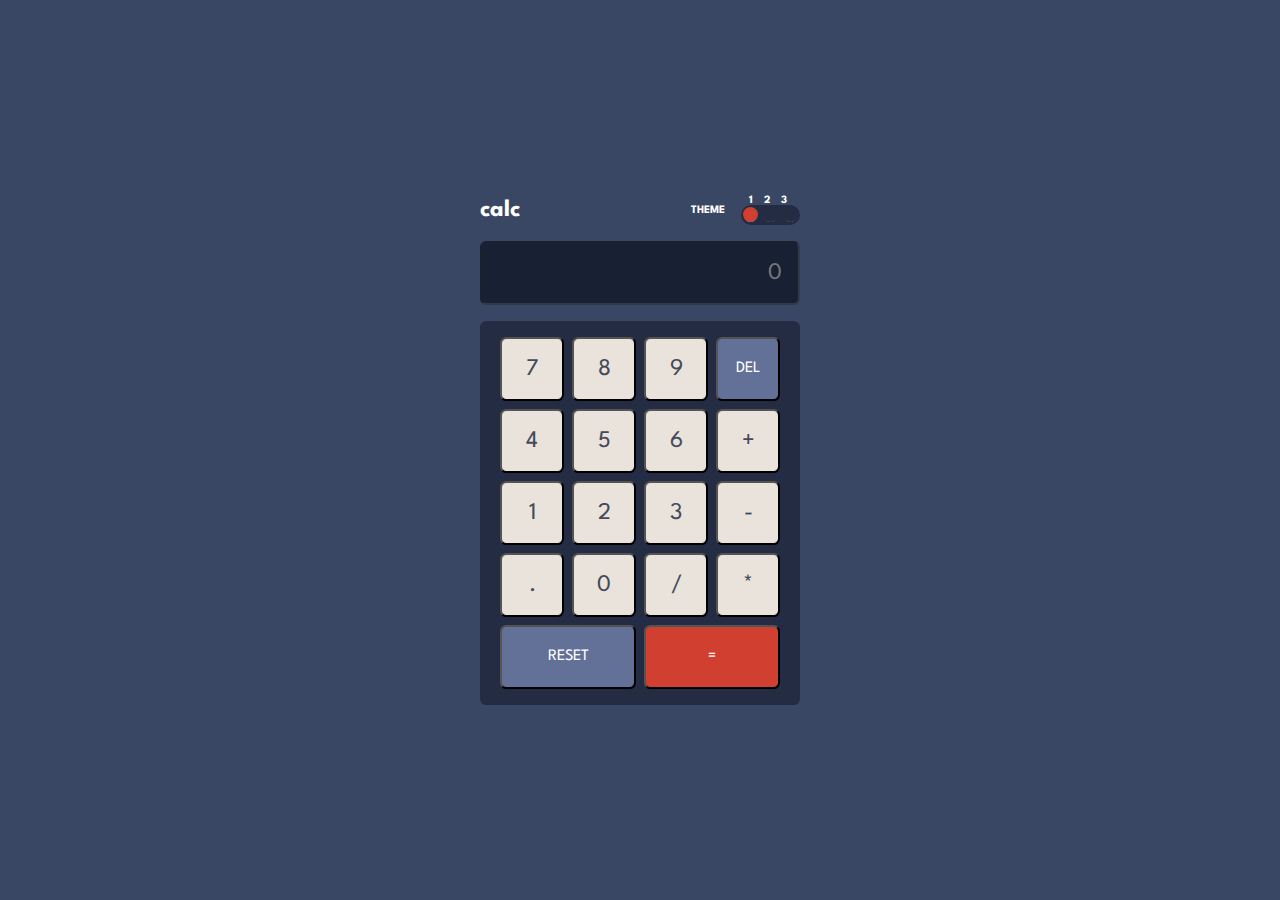
<file: calculator-app-main/index.html>
<!DOCTYPE html>
<html lang="en">

<head>
  <meta charset="UTF-8">
  <meta name="viewport" content="width=device-width, initial-scale=1.0">
  <link rel="icon" type="image/png" sizes="32x32" href="./images/favicon-32x32.png">
  <link rel="stylesheet" href="./style/main.css">
  <link rel="preconnect" href="https://fonts.googleapis.com">
  <link rel="preconnect" href="https://fonts.gstatic.com" crossorigin>

  <link href="https://fonts.googleapis.com/css2?family=Spartan:wght@700&display=swap" rel="stylesheet">
  <title>Frontend Mentor | Calculator app</title>

<body>

  <div class="position">

    <section class="header">
      <h1>
        calc
      </h1>
      <div class="theme">
        <h1>THEME</h1>
        <div class="pick">
          <h3>1 2 3</h3>
          <div class="radio">
            <input type="radio" name="theme" class="radioinput blue" onclick="defaultMode()" checked>
            <input type="radio" name="theme" class="radioinput " onclick="lightMOde()">
            <input type="radio" name="theme" class="radioinput" onclick="darkMode()">
          </div>
        </div>
      </div>
    </section>
    <section class="display-text">
      <input type="text" name="" id="display" disabled="disabled" type="number" placeholder="0">
    </section>
    <section class="button">
      <button>7</button>
      <button>8</button>
      <button>9</button>
      <button class="del">DEL</button>
      <button>4</button>
      <button>5</button>
      <button>6</button>
      <button>+</button>
      <button>1</button>
      <button>2</button>
      <button>3</button>
      <button>-</button>
      <button>.</button>
      <button>0</button>
      <button>/</button>
      <button>*</button>
      <button class="reset">RESET</button>
      <button class="igual">=</button>
    </section>
  </div>
  <script src="./app.js"></script>
</body>

</html>
</file>
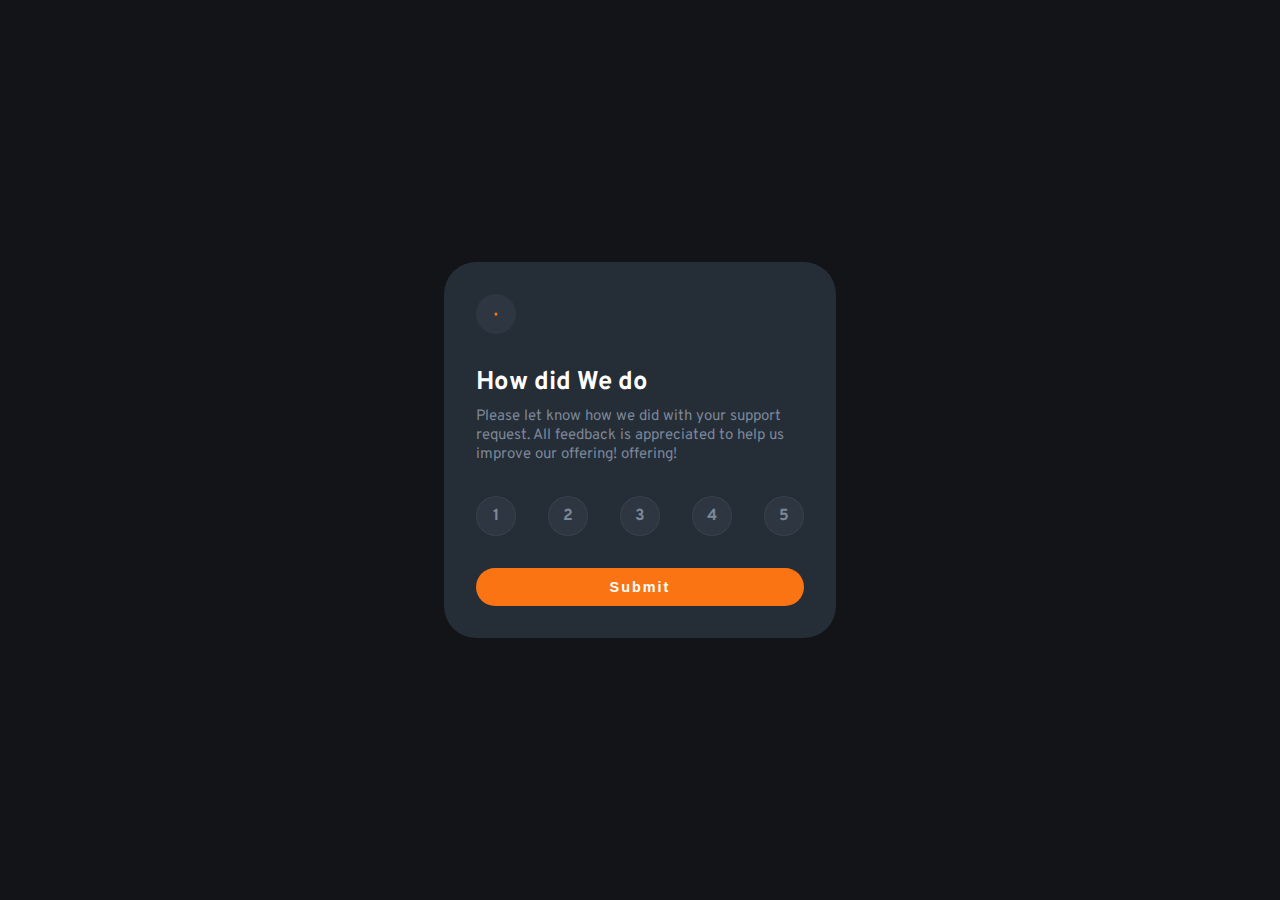
<file: interactive-rating-component-main/index.html>
<!DOCTYPE html>
<html lang="en">

<head>
  <meta charset="UTF-8">
  <meta name="viewport" content="width=device-width, initial-scale=1.0">
  <link rel="icon" type="image/png" sizes="32x32" href="./images/favicon-32x32.png">
  <link rel="stylesheet" href="./style/main.css">
  <link rel="preconnect" href="https://fonts.googleapis.com">
  <link rel="preconnect" href="https://fonts.gstatic.com" crossorigin>
  <link href="https://fonts.googleapis.com/css2?family=Overpass:wght@400;700&display=swap" rel="stylesheet">

  <title>Frontend Mentor | Interactive rating component</title>


</head>

<body>
  <div id="fisrt">

    <div class="position">

      <div class="card">
        <div class="icon">
          <img src="./images/icon-star.svg" alt="">
        </div>
        <div class="container">
          <h1>
            How did We do
          </h1>
          <p>
            Please let know how we did with your support request. All feedback is appreciated to help us improve our
            offering!
            offering!
          </p>
        </div>

        <div class="number">

          <input type="radio" value="1" name="myNumber" id="myNumber1">
          <label for="myNumber1" class="label_number">1</label>
          <input type="radio" value="2" name="myNumber" id="myNumber2">
          <label for="myNumber2" class="label_number">2</label>
          <input type="radio" value="3" name="myNumber" id="myNumber3">
          <label for="myNumber3" class="label_number">3</label>
          <input type="radio" value="4" name="myNumber" id="myNumber4">
          <label for="myNumber4" class="label_number">4</label>
          <input type="radio" value="5" name="myNumber" id="myNumber5">
          <label for="myNumber5" class="label_number">5</label>
        </div>
        <div class="btn">

          <button id="btn-1" onclick="displayRadioValue(),myFunction()">Submit</button>
        </div>


      </div>
    </div>
  </div>
  <div id="secend">

    <div class="position">
      <div class="card">
        <div class="image">
          <img src="./images/illustration-thank-you.svg" alt="">
        </div>
        <div class="selected">
          <h3>
            You selected&nbsp; <span id="result"> </span>&nbsp;out of 5
          </h3>
        </div>
        <div class="text">
          <h1>
            Thank you!
          </h1>
          <p>
            We appreciat you taking the time to give a rating. If you ever need more support, don't hesitate
            to
            get in touch!
          </p>
        </div>
      </div>
    </div>
  </div>

  <script type="text/javascript" src="./app.js"></script>

</body>

</html>
</file>
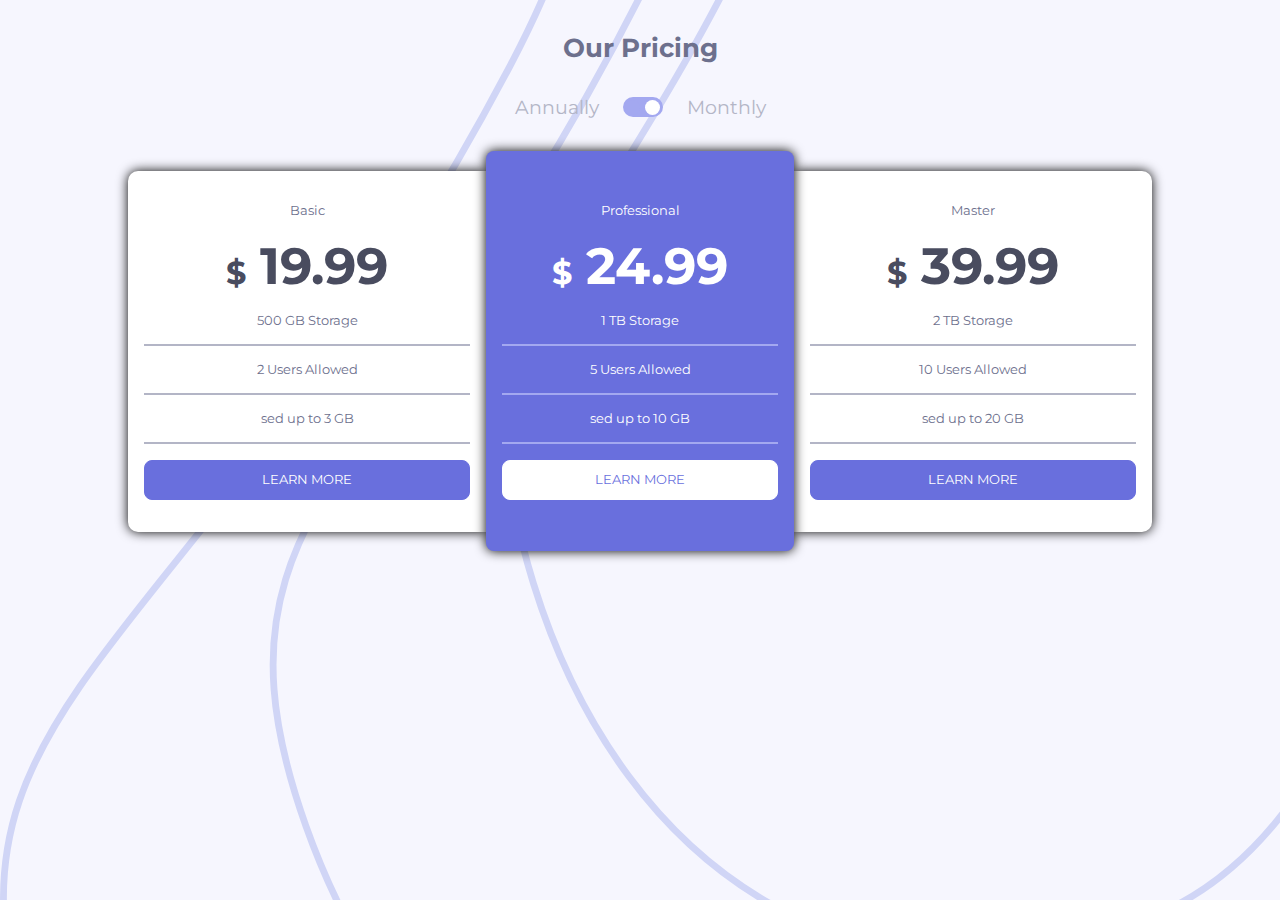
<file: pricing-component-with-toggle-master/index.html>
<!DOCTYPE html>
<html lang="en">

<head>
  <meta charset="UTF-8">
  <meta name="viewport" content="width=device-width, initial-scale=1.0">
  <link rel="icon" type="image/png" sizes="32x32" href="./images/favicon-32x32.png">
  <link rel="stylesheet" href="./styles/main.css">
  <link rel="preconnect" href="https://fonts.googleapis.com">
  <link rel="preconnect" href="https://fonts.gstatic.com" crossorigin>
  <link href="https://fonts.googleapis.com/css2?family=Montserrat:wght@700&display=swap" rel="stylesheet">

  <title>Frontend Mentor | [Challenge Name Here]</title>
</head>

<body>
  <header>
    <h1>Our Pricing</h1>
    <div class="pick">
      <p>
        Annually
      </p>
      <div class="btn">
        <input type="radio" name="radio" id="Annually" onclick="annullyFunction()">
        <input type="radio" name="radio" id="Monthly" checked onclick="monthyFunction()">
      </div>
      <p>
        Monthly
      </p>
    </div>
  </header>
  <main>
    <section class="card">
      <p>
        Basic
      </p>
      <h1>
        <span class="dolar">$</span> <span id="basic">19.99</span>
      </h1>
      <p>
        500 GB Storage
      </p>
      <p>
        2 Users Allowed
      </p>
      <p>
        sed up to 3 GB
      </p>
      <div class="button">
        <button>LEARN MORE</button>
      </div>
    </section>

    <section class="card-2">
      <p>
        Professional
      </p>
      <h1>
        <span class="dolar">$</span><span id="profecional"> 24.99 </span>
      </h1>
      <p>
        1 TB Storage
      </p>
      <p>
        5 Users Allowed
      </p>
      <p>
        sed up to 10 GB
      </p>
      <div class="button">
        <button>LEARN MORE</button>
      </div>
    </section>

    <section class="card-3">
      <p>
        Master
      </p>
      <h1>
        <span class="dolar">$</span><span id="master"> 39.99 </span>
      </h1>
      <p>
        2 TB Storage
      </p>
      <p>
        10 Users Allowed
      </p>
      <p>
        sed up to 20 GB
      </p>
      <div class="button">
        <button>LEARN MORE</button>
      </div>
    </section>
  </main>

  <!-- Our Pricing
  Annually
  Monthly

  Basic
  &dollar;19.99
  &dollar;199.99
  500 GB Storage
  2 Users Allowed
  Send up to 3 GB
  Learn More

  Professional
  &dollar;24.99
  &dollar;249.99
  1 TB Storage
  5 Users Allowed
  Send up to 10 GB
  Learn More

  Master
  &dollar;39.99
  &dollar;399.99
  2 TB Storage
  10 Users Allowed
  Send up to 20 GB
  Learn More -->

  <script src="./app.js"></script>
</body>

</html>
</file>
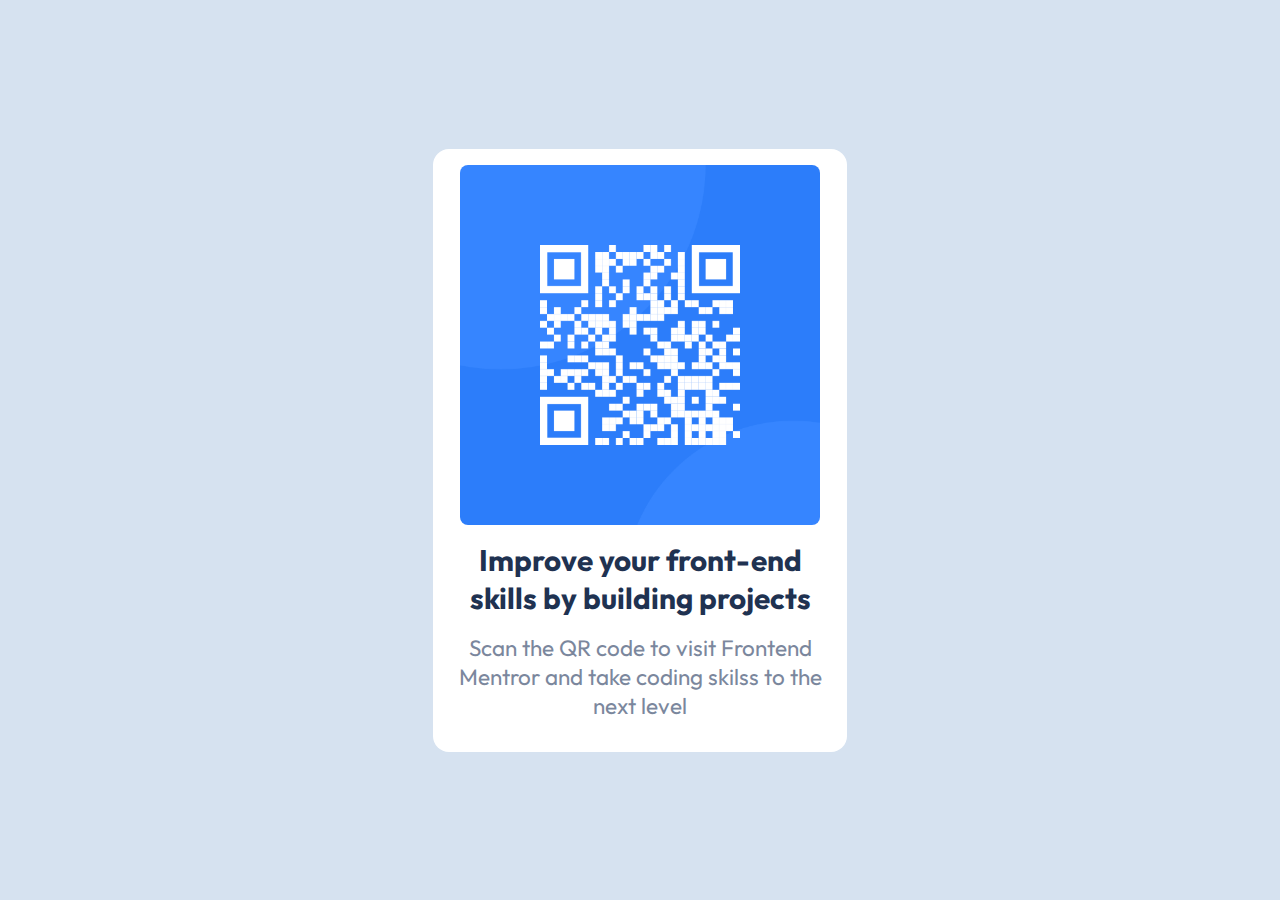
<file: qr-code-component-main/index.html>
<!DOCTYPE html>
<html lang="en">

<head>
  <meta charset="UTF-8">
  <meta name="viewport" content="width=device-width, initial-scale=1.0">
  <link rel="icon" type="image/png" sizes="32x32" href="./images/favicon-32x32.png">
  <link rel="stylesheet" href="./styles/main.css">
  <link rel="preconnect" href="https://fonts.googleapis.com">
  <link rel="preconnect" href="https://fonts.gstatic.com" crossorigin>
  <link href="https://fonts.googleapis.com/css2?family=Outfit:wght@400;500;600;700&display=swap" rel="stylesheet">

  <title>Frontend Mentor | QR code component</title>


</head>

<body>
  <div class="postion">
    <div class="card">
      <img src="./images/image-qr-code.png" alt="">
      <h1>
        Improve your front-end skills by building projects
      </h1>
      <p>
        Scan the QR code to visit Frontend Mentror and take coding skilss to the next level
      </p>
    </div>
  </div>


</body>

</html>
</file>
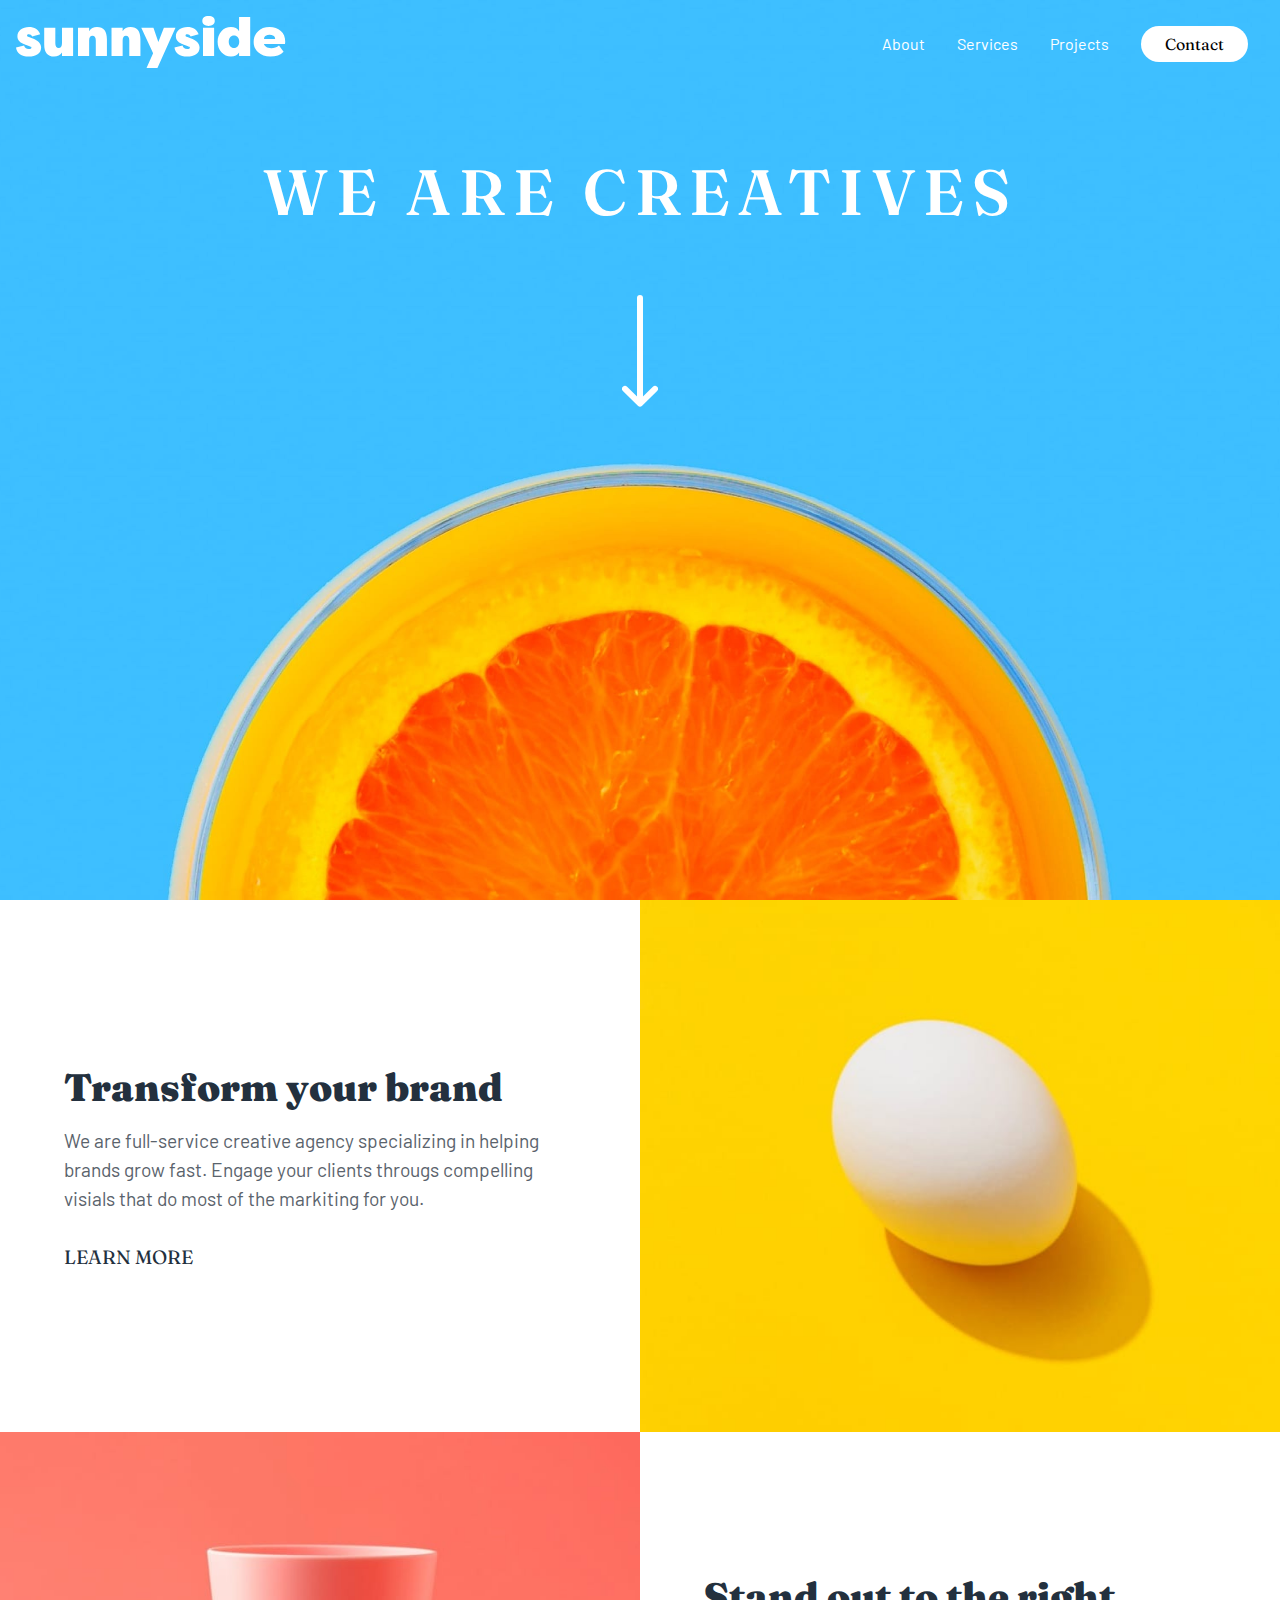
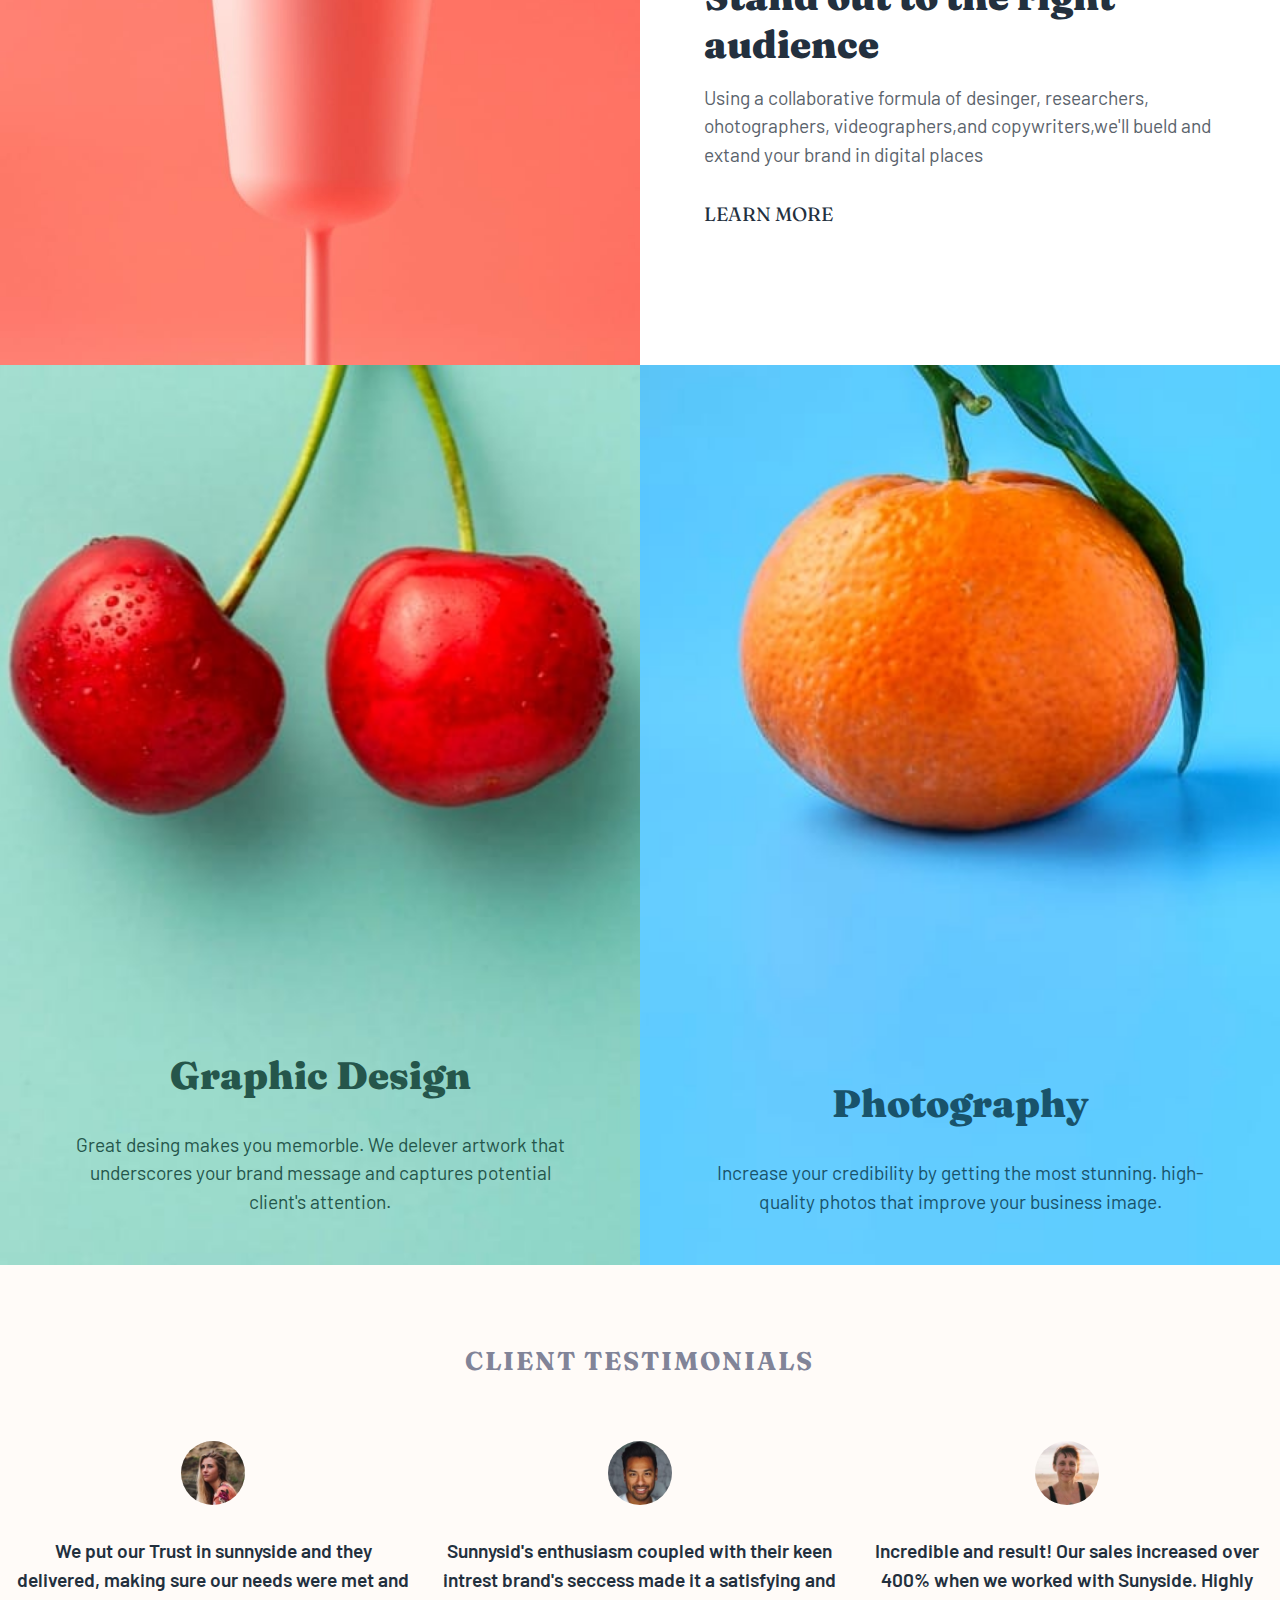
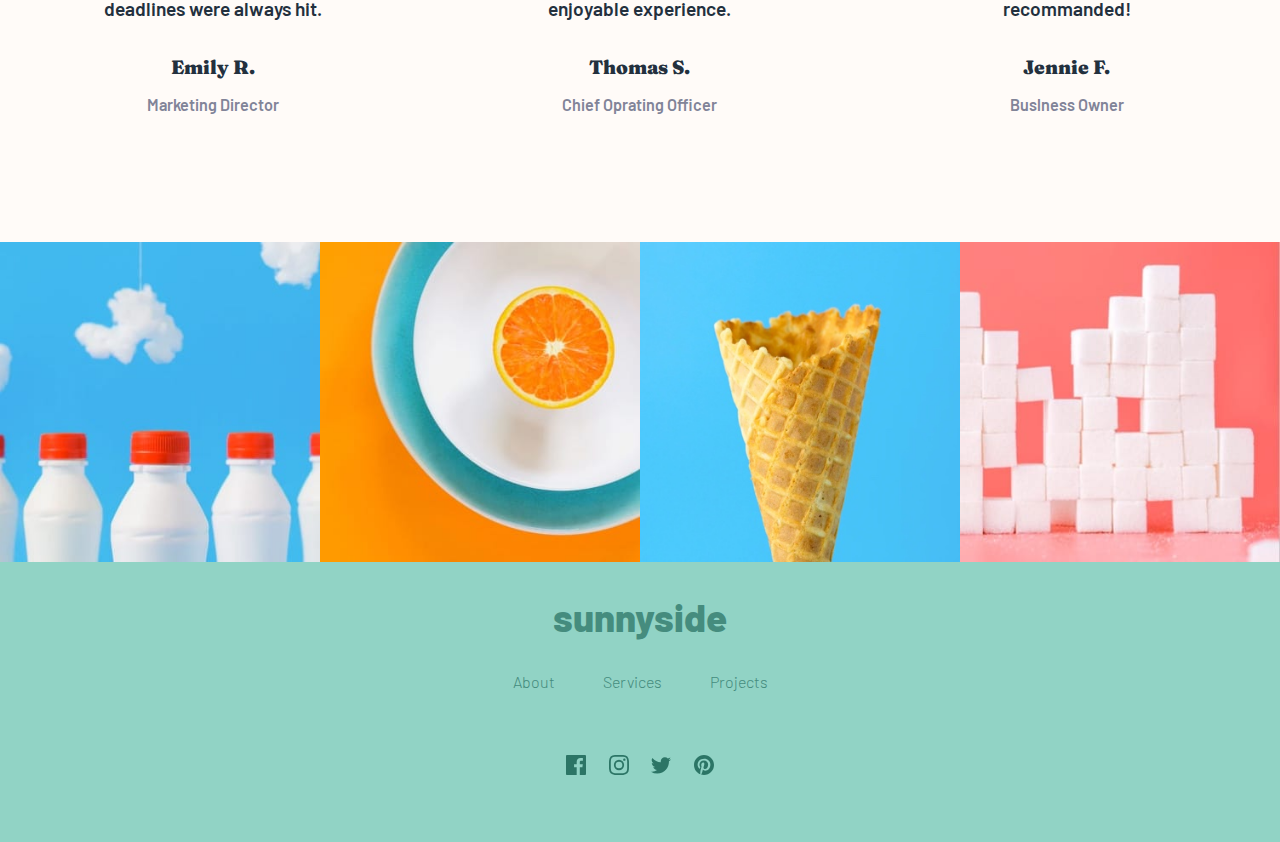
<file: sunnyside-agency-landing-page-main/index.html>
<!DOCTYPE html>
<html lang="en">

<head>
  <meta charset="UTF-8">
  <meta name="viewport" content="width=device-width, initial-scale=1.0">
  <link rel="icon" type="image/png" sizes="32x32" href="./images/favicon-32x32.png">
  <link rel="preconnect" href="https://fonts.googleapis.com">
  <link rel="preconnect" href="https://fonts.gstatic.com" crossorigin>
  <link rel="preconnect" href="https://fonts.googleapis.com">
  <link rel="preconnect" href="https://fonts.gstatic.com" crossorigin>
  <link
    href="https://fonts.googleapis.com/css2?family=Barlow:wght@600;700;800&family=Fraunces:wght@700;900&display=swap"
    rel="stylesheet">
  <link rel="stylesheet" href="./styles/main.css">
  <title>Frontend Mentor | Sunnyside agency landing page</title>
</head>

<body>


  <!-- header -->

  <header>
    <div class="header-container">
      <div class="header-logo">
        <img src="./images/logo.svg" alt="logo">
      </div>
      <div class="control">
        <div onclick="myFunction()" class="icon">
          <img src="./images/icon-hamburger.svg" alt="hamburger">
        </div>
        <div class="header-nav" id="click">
          <ul>
            <li><a href="#">About</a></li>
            <li><a href="#">Services</a></li>
            <li><a href="#">Projects</a></li>
            <li><a href="#">Contact</a></li>
          </ul>
        </div>
      </div>
    </div>
    <div class="header-main">
      <h1>
        WE ARE CREATIVES
      </h1>
      <img src="./images/icon-arrow-down.svg" alt="">
    </div>
  </header>


  <!-- main -->

  <main>
    <section class="articles">
      <div class="photo-1">
        <img src="./images/mobile/image-transform.jpg" alt="">
      </div>
      <div class="article-1">
        <h2>
          Transform your brand
        </h2>
        <p>
          We are full-service creative agency specializing in helping brands grow fast. Engage your clients througs
          compelling visials that do most of the markiting for you.
        </p>
        <a href="#">LEARN MORE</a>
      </div>
      <div class="photo-2">
        <img src="./images/mobile/image-stand-out.jpg" alt="">
      </div>
      <div class="article-2">
        <h2>
          Stand out to the right audience
        </h2>
        <p>
          Using a collaborative formula of desinger, researchers, ohotographers, videographers,and copywriters,we'll
          bueld and extand your brand in digital places
        </p>
        <a href="#">LEARN MORE</a>
      </div>
      <div class="desing">
        <div>
          <h2>
            Graphic Design
          </h2>
          <p>
            Great desing makes you memorble. We delever artwork that underscores your brand message and captures
            potential client's attention.
          </p>
        </div>
      </div>
      <div class="photography">
        <div>
          <h2>
            Photography
          </h2>
          <p>
            Increase your credibility by getting the most stunning. high-quality photos that improve your business
            image.
          </p>
        </div>
      </div>
    </section>
    <section class="client">
      <div class="headre-client">
        <h2>
          CLIENT TESTIMONIALS
        </h2>
      </div>
      <div class="client-1">
        <img src="./images/image-emily.jpg" alt="">
        <p class="p1">
          We put our Trust in sunnyside and they delivered, making sure our needs were met and deadlines were always
          hit.
        </p>
        <h2>
          Emily R.
        </h2>
        <p class="p2">
          Marketing Director
        </p>
      </div>
      <div class="client-2">
        <img src="./images/image-thomas.jpg" alt="">
        <p class="p1">
          Sunnysid's enthusiasm coupled with their keen intrest brand's seccess made it a satisfying and enjoyable
          experience.
        </p>
        <h2>
          Thomas S.
        </h2>
        <p class="p2">
          Chief Oprating Officer
        </p>
      </div>
      <div class="client-3">
        <img src="./images/image-jennie.jpg" alt="">
        <p class="p1">
          Incredible and result! Our sales increased over 400% when we worked with Sunyside. Highly recommanded!
        </p>
        <h2>
          Jennie F.
        </h2>
        <p class="p2">
          Buslness Owner
        </p>
      </div>
    </section>
    <section class="images">
      <ul>
        <li><img src="./images/mobile/image-gallery-milkbottles.jpg" alt=""></li>
        <li><img src="./images/mobile/image-gallery-orange.jpg" alt=""></li>
        <li><img src="./images/mobile/image-gallery-cone.jpg" alt=""></li>
        <li><img src="./images/mobile/image-gallery-sugar-cubes.jpg" alt=""></li>
      </ul>
    </section>
  </main>



  <!-- Footer -->

  <footer>
    <h2>
      sunnyside
    </h2>
    <ul class="main-footer">
      <li><a href="#">About</a></li>
      <li><a href="#">Services</a></li>
      <li><a href="#">Projects</a></li>
    </ul>
    <ul class="social-media">
      <li><a href="#"><img src="./images/icon-facebook.svg" alt=""></a></li>
      <li><a href="#"><img src="./images/icon-instagram.svg" alt=""></a></li>
      <li><a href="#"><img src="./images/icon-twitter.svg" alt=""></a></li>
      <li><a href="#"><img src="./images/icon-pinterest.svg" alt=""></a></li>

    </ul>

  </footer>
  <script src="./app.js"></script>
</body>

</html>
</file>
<file: calculator-app-main/style/main.css>
* {
  margin: 0;
  padding: 0;
  -webkit-box-sizing: border-box;
          box-sizing: border-box;
  font-family: 'Spartan', sans-serif;
}

/* Colors */
html {
  --main-background: hsl(222, 26%, 31%);
  --keypad-background: hsl(223, 31%, 20%);
  --screen-background: hsl(224, 36%, 15%);
  --key-background: hsl(225, 21%, 49%);
  --key-shadow: hsl(224, 28%, 35%);
  --key-background-toggle: hsl(6, 63%, 50%);
  --key-shadow-toggle: hsl(6, 70%, 34%);
  --key-background-Num: hsl(30, 25%, 89%);
  --key-shadow-Num: hsl(28, 16%, 65%);
  --num-color: hsl(221, 14%, 31%);
  --text-color: rgb(255, 255, 255);
  --text-color-del-res: rgb(255, 255, 255);
  --igual-color:rgb(255, 255, 255);
}

html.light {
  --main-background: hsl(0, 0%, 90%);
  --keypad-background: hsl(0, 5%, 81%);
  --screen-background: hsl(0, 0%, 93%);
  --key-background: hsl(185, 43%, 36%);
  --key-shadow: hsl(185, 58%, 25%);
  --key-background-toggle: hsl(25, 98%, 40%);
  --key-shadow-toggle: hsl(25, 99%, 27%);
  --key-background-Num: hsl(45, 7%, 89%);
  --key-shadow-Num: hsl(35, 11%, 61%);
  --num-color: hsl(60, 10%, 19%);
  --text-color: black;
  --text-color-del-res: rgb(255, 255, 255);
  --igual-color:rgb(255, 255, 255);
}

html.dark {
  --main-background: hsl(268, 75%, 9%);
  --screen-background: hsl(268, 71%, 12%);
  --keypad-background:hsl(268, 71%, 12%);
  --key-background: hsl(281, 89%, 26%);
  --key-shadow: hsl(285, 91%, 52%);
  --key-background-toggle: hsl(176, 100%, 44%);
  --key-shadow-toggle: hsl(177, 92%, 70%);
  --key-background-Num: hsl(268, 47%, 21%);
  --key-shadow-Num: hsl(290, 70%, 36%);
  --num-color: hsl(52, 100%, 62%);
  --text-color-del-res: rgb(255, 255, 255);
  --text-color: hsl(52, 100%, 62%);
  --igual-color:hsl(198, 20%, 13%);
}

body {
  font-weight: 700;
  font-family: 'Spartan', sans-serif;
  background-color: var(--main-background);
  width: 100vw;
  height: 100vh;
  padding: 1rem;
}

body .position {
  height: 100%;
  -webkit-box-pack: center;
      -ms-flex-pack: center;
          justify-content: center;
  -webkit-box-align: center;
      -ms-flex-align: center;
          align-items: center;
  display: -webkit-box;
  display: -ms-flexbox;
  display: flex;
  -webkit-box-orient: vertical;
  -webkit-box-direction: normal;
      -ms-flex-direction: column;
          flex-direction: column;
}

body .position .header {
  width: 20rem;
  display: -webkit-box;
  display: -ms-flexbox;
  display: flex;
  -webkit-box-pack: justify;
      -ms-flex-pack: justify;
          justify-content: space-between;
  -webkit-box-align: center;
      -ms-flex-align: center;
          align-items: center;
  padding: 0 0 1rem 0;
}

body .position .header h1 {
  font-size: 1.5rem;
  color: var(--text-color);
}

body .position .header .theme {
  display: -webkit-box;
  display: -ms-flexbox;
  display: flex;
  -webkit-box-pack: center;
      -ms-flex-pack: center;
          justify-content: center;
  -webkit-box-align: center;
      -ms-flex-align: center;
          align-items: center;
  gap: 1rem;
}

body .position .header .theme h1 {
  font-size: .7rem;
}

body .position .header .theme .pick {
  display: -webkit-box;
  display: -ms-flexbox;
  display: flex;
  -webkit-box-orient: vertical;
  -webkit-box-direction: normal;
      -ms-flex-direction: column;
          flex-direction: column;
  -webkit-box-pack: center;
      -ms-flex-pack: center;
          justify-content: center;
  -webkit-box-align: center;
      -ms-flex-align: center;
          align-items: center;
}

body .position .header .theme .pick h3 {
  font-size: .7rem;
  color: var(--text-color);
  letter-spacing: 4px;
}

body .position .header .theme .pick .radio {
  width: 3.7rem;
  padding: .2rem;
  display: -webkit-box;
  display: -ms-flexbox;
  display: flex;
  -webkit-box-pack: justify;
      -ms-flex-pack: justify;
          justify-content: space-between;
  -webkit-box-align: center;
      -ms-flex-align: center;
          align-items: center;
  border-radius: 10rem;
  background-color: var(--keypad-background);
  gap: .3rem;
}

body .position .header .theme .pick .radio input[type='radio']:after {
  width: 15px;
  height: 15px;
  border-radius: 15px;
  top: -2px;
  left: -1px;
  position: relative;
  background-color: var(--keypad-background);
  content: '';
  display: inline-block;
  visibility: visible;
}

body .position .header .theme .pick .radio input[type='radio']:checked:after {
  width: 15px;
  height: 15px;
  border-radius: 15px;
  top: -2px;
  left: -1px;
  position: relative;
  background-color: var(--key-background-toggle);
  content: '';
  display: inline-block;
  visibility: visible;
}

body .position .display-text {
  width: 20rem;
  display: -webkit-box;
  display: -ms-flexbox;
  display: flex;
  -webkit-box-pack: center;
      -ms-flex-pack: center;
          justify-content: center;
  -webkit-box-align: center;
      -ms-flex-align: center;
          align-items: center;
  padding: 0 0 1rem 0;
}

body .position .display-text input {
  background-color: var(--screen-background);
  padding: 1rem;
  text-align: right;
  color: var(--text-color);
  width: 100%;
  height: 4rem;
  border-radius: .4rem;
  font-size: 1.5rem;
}

body .position .button {
  display: -ms-grid;
  display: grid;
  width: 20rem;
  border-radius: .4rem;
  -ms-grid-columns: (4rem)[4];
      grid-template-columns: repeat(4, 4rem);
  gap: .5rem;
  -webkit-box-pack: center;
      -ms-flex-pack: center;
          justify-content: center;
  -webkit-box-align: center;
      -ms-flex-align: center;
          align-items: center;
  padding: 1rem;
  background-color: var(--keypad-background);
}

body .position .button button {
  height: 4rem;
  border-radius: .4rem;
  padding: 1rem;
  font-size: 1.5rem;
  color: var(--num-color);
  background-color: var(--key-background-Num);
}

body .position .button button:hover {
  background-color: var(--key-shadow-Num);
}

body .position .button .reset {
  -ms-grid-column: 1;
  -ms-grid-column-span: 2;
  grid-column: 1 / span 2;
  background-color: var(--key-background);
  color: var(--text-color-del-res);
  font-size: 1rem;
}

body .position .button .reset:hover {
  background-color: var(--key-shadow);
}

body .position .button .del {
  background-color: var(--key-background);
  color: var(--text-color-del-res);
  font-size: 1rem;
}

body .position .button .del:hover {
  background-color: var(--key-shadow);
}

body .position .button .igual {
  -ms-grid-column: 3;
  -ms-grid-column-span: 2;
  grid-column: 3/  5;
  background-color: var(--key-background-toggle);
  color: var(--igual-color);
  font-size: 1rem;
}

body .position .button .igual:hover {
  background-color: var(--key-shadow-toggle);
}
/*# sourceMappingURL=main.css.map */
</file>
<file: interactive-rating-component-main/style/main.css>
* {
  padding: 0;
  margin: 0;
  -webkit-box-sizing: border-box;
          box-sizing: border-box;
}

body {
  font-family: 'Overpass', sans-serif;
  background-color: #121417;
  height: 100vh;
}

.position {
  display: -webkit-box;
  display: -ms-flexbox;
  display: flex;
  -webkit-box-pack: center;
      -ms-flex-pack: center;
          justify-content: center;
  -webkit-box-align: center;
      -ms-flex-align: center;
          align-items: center;
  height: 100vh;
}

.card {
  background-color: #252d37;
  width: 24.5rem;
  border-radius: 2rem;
  padding: 2rem;
}

/* icon */
.icon {
  padding-bottom: 2rem;
}

.icon img {
  display: block;
  border-radius: 50%;
  width: 40px;
  height: 40px;
  padding: 2vmin;
  background-color: rgba(96, 107, 123, 0.164);
}

.container {
  padding-bottom: 2rem;
}

.container h1 {
  font-size: 1.6rem;
  font-weight: 700;
  padding-bottom: .5rem;
  color: white;
}

.container p {
  font-size: 15px;
  color: #7c8798;
}

form {
  display: -webkit-box;
  display: -ms-flexbox;
  display: flex;
  -webkit-box-orient: vertical;
  -webkit-box-direction: normal;
      -ms-flex-direction: column;
          flex-direction: column;
  -webkit-box-pack: center;
      -ms-flex-pack: center;
          justify-content: center;
  -webkit-box-align: center;
      -ms-flex-align: center;
          align-items: center;
  width: 100%;
}

.number {
  display: -webkit-box;
  display: -ms-flexbox;
  display: flex;
  -webkit-box-pack: justify;
      -ms-flex-pack: justify;
          justify-content: space-between;
  -webkit-box-align: center;
      -ms-flex-align: center;
          align-items: center;
  width: 100%;
  padding-bottom: 2rem;
}

.number input {
  display: none;
}

.number label {
  border: 1px solid rgba(96, 107, 123, 0.164);
  height: 40px;
  width: 40px;
  border-radius: 50%;
  font-weight: 700;
  background-color: rgba(96, 107, 123, 0.164);
  color: #7c8798;
  display: -webkit-box;
  display: -ms-flexbox;
  display: flex;
  -webkit-box-pack: center;
      -ms-flex-pack: center;
          justify-content: center;
  -webkit-box-align: center;
      -ms-flex-align: center;
          align-items: center;
  cursor: pointer;
}

.number label:hover {
  background-color: #fb7413;
  color: white;
}

.number input:checked + label {
  background: #7c8798;
  color: white;
}

/* button */
.btn {
  width: 100%;
}

.btn button {
  font-size: .9rem;
  font-weight: 700;
  padding: .7rem 3rem;
  border-radius: 2rem;
  width: 100%;
  background-color: #fb7413;
  color: white;
  border: none;
  letter-spacing: 2px;
}

.btn button:hover {
  background-color: white;
  color: #fb7413;
}

/* tanks page  */
.image {
  display: -webkit-box;
  display: -ms-flexbox;
  display: flex;
  -webkit-box-pack: center;
      -ms-flex-pack: center;
          justify-content: center;
  -webkit-box-align: center;
      -ms-flex-align: center;
          align-items: center;
  padding-bottom: 2rem;
}

.image img {
  width: 35vmin;
}

.selected {
  padding-bottom: 2rem;
  display: -webkit-box;
  display: -ms-flexbox;
  display: flex;
  -webkit-box-pack: center;
      -ms-flex-pack: center;
          justify-content: center;
  -webkit-box-align: center;
      -ms-flex-align: center;
          align-items: center;
}

.selected h3 {
  display: -webkit-box;
  display: -ms-flexbox;
  display: flex;
  -webkit-box-pack: center;
      -ms-flex-pack: center;
          justify-content: center;
  -webkit-box-align: center;
      -ms-flex-align: center;
          align-items: center;
  font-size: 2.5vmin;
  border: 1px solid rgba(96, 107, 123, 0.164);
  border-radius: 2rem;
  width: 35vmin;
  font-weight: 500;
  padding: .5rem;
  color: #fb7413;
  background-color: rgba(96, 107, 123, 0.164);
}

.text {
  display: -webkit-box;
  display: -ms-flexbox;
  display: flex;
  -webkit-box-orient: vertical;
  -webkit-box-direction: normal;
      -ms-flex-direction: column;
          flex-direction: column;
  -webkit-box-pack: center;
      -ms-flex-pack: center;
          justify-content: center;
  -webkit-box-align: center;
      -ms-flex-align: center;
          align-items: center;
}

.text h1 {
  font-size: 5vmin;
  padding-bottom: 1rem;
  color: white;
}

.text p {
  font-size: 2.7vmin;
  text-align: center;
  color: #7c8798;
  line-height: 1.5;
}

#secend {
  display: none;
}
/*# sourceMappingURL=main.css.map */
</file>
<file: pricing-component-with-toggle-master/styles/main.css>
* {
  padding: 0;
  margin: 0;
  -webkit-box-sizing: border-box;
          box-sizing: border-box;
  font-family: 'Montserrat', sans-serif;
}

/* Colors */
/* Primary */
/* Neutral */
body {
  background-color: #f6f6fe;
  background-image: url(../images/bg-top.svg);
  background-repeat: no-repeat;
  background-position: right;
  background-size: 100%;
  width: 100vw;
}

body header {
  width: 100%;
  padding: 4rem 0;
}

body header h1 {
  padding: 1rem;
  display: -webkit-box;
  display: -ms-flexbox;
  display: flex;
  -webkit-box-pack: center;
      -ms-flex-pack: center;
          justify-content: center;
  -webkit-box-align: center;
      -ms-flex-align: center;
          align-items: center;
  color: #6d708d;
  font-size: 7vmin;
}

body header .pick {
  padding: 1rem 0;
  display: -webkit-box;
  display: -ms-flexbox;
  display: flex;
  -webkit-box-pack: center;
      -ms-flex-pack: center;
          justify-content: center;
  -webkit-box-align: center;
      -ms-flex-align: center;
          align-items: center;
  gap: 1.5rem;
}

body header .pick p {
  font-size: 3.3vmin;
  color: #b3b5c6;
}

body header .btn {
  width: 2.5rem;
  padding: .2rem;
  display: -webkit-box;
  display: -ms-flexbox;
  display: flex;
  -webkit-box-pack: justify;
      -ms-flex-pack: justify;
          justify-content: space-between;
  -webkit-box-align: center;
      -ms-flex-align: center;
          align-items: center;
  border-radius: 10rem;
  background-color: #a3a8f0;
}

body header .btn input[type='radio']:after {
  width: 15px;
  height: 15px;
  border-radius: 15px;
  top: -1px;
  left: -1px;
  position: relative;
  background-color: #a3a8f0;
  content: '';
  display: inline-block;
  visibility: visible;
}

body header .btn input[type='radio']:checked:after {
  width: 15px;
  height: 15px;
  border-radius: 15px;
  top: -1px;
  left: -1px;
  position: relative;
  background-color: white;
  content: '';
  display: inline-block;
  visibility: visible;
}

body main {
  display: -webkit-box;
  display: -ms-flexbox;
  display: flex;
  -webkit-box-pack: center;
      -ms-flex-pack: center;
          justify-content: center;
  -webkit-box-align: center;
      -ms-flex-align: center;
          align-items: center;
  -webkit-box-orient: vertical;
  -webkit-box-direction: normal;
      -ms-flex-direction: column;
          flex-direction: column;
  width: 80%;
  margin: auto;
  gap: 1rem;
}

body main .dolar {
  font-size: 10vmin;
}

body main .card {
  display: -webkit-box;
  display: -ms-flexbox;
  display: flex;
  -webkit-box-orient: vertical;
  -webkit-box-direction: normal;
      -ms-flex-direction: column;
          flex-direction: column;
  -webkit-box-align: center;
      -ms-flex-align: center;
          align-items: center;
  -webkit-box-pack: center;
      -ms-flex-pack: center;
          justify-content: center;
  background-color: white;
  border-radius: .5rem;
  width: 100%;
  padding: 1rem;
  -webkit-box-shadow: 0px 0px 12px 0px #000;
          box-shadow: 0px 0px 12px 0px #000;
}

body main .card p {
  font-size: 3.3vmin;
  padding: 1rem 0;
  color: #6d708d;
  width: 100%;
  text-align: center;
}

body main .card h1 {
  font-size: 17vmin;
  color: #494c5f;
}

body main .card p:nth-child(3), body main .card p:nth-child(4), body main .card p:nth-child(5) {
  border-bottom: 2px solid #b3b5c6;
}

body main .card .button {
  width: 100%;
  padding: 1rem 0;
}

body main .card .button button {
  width: 100%;
  height: 2.5rem;
  color: white;
  background-color: #696fdd;
  border-radius: .5rem;
  border: none;
  border: 1px solid #696fdd;
}

body main .card .button button:hover {
  color: #696fdd;
  background-color: white;
}

body main .card-2 {
  display: -webkit-box;
  display: -ms-flexbox;
  display: flex;
  -webkit-box-orient: vertical;
  -webkit-box-direction: normal;
      -ms-flex-direction: column;
          flex-direction: column;
  -webkit-box-align: center;
      -ms-flex-align: center;
          align-items: center;
  -webkit-box-pack: center;
      -ms-flex-pack: center;
          justify-content: center;
  background-color: #696fdd;
  border-radius: .5rem;
  width: 100%;
  padding: 1rem;
  -webkit-box-shadow: 0px 0px 12px 0px #000;
          box-shadow: 0px 0px 12px 0px #000;
}

body main .card-2 p {
  font-size: 3.3vmin;
  padding: 1rem 0;
  color: white;
  width: 100%;
  text-align: center;
}

body main .card-2 h1 {
  font-size: 17vmin;
  color: white;
}

body main .card-2 p:nth-child(3), body main .card-2 p:nth-child(4), body main .card-2 p:nth-child(5) {
  border-bottom: 2px solid #a3a8f0;
}

body main .card-2 .button {
  width: 100%;
  padding: 1rem 0;
}

body main .card-2 .button button {
  width: 100%;
  height: 2.5rem;
  color: #696fdd;
  background-color: white;
  border-radius: .5rem;
  border: none;
  border: 1px solid white;
}

body main .card-2 .button button:hover {
  color: white;
  background-color: #696fdd;
}

body main .card-3 {
  display: -webkit-box;
  display: -ms-flexbox;
  display: flex;
  -webkit-box-orient: vertical;
  -webkit-box-direction: normal;
      -ms-flex-direction: column;
          flex-direction: column;
  -webkit-box-align: center;
      -ms-flex-align: center;
          align-items: center;
  -webkit-box-pack: center;
      -ms-flex-pack: center;
          justify-content: center;
  background-color: white;
  border-radius: .5rem;
  width: 100%;
  padding: 1rem;
  -webkit-box-shadow: 0px 0px 12px 0px #000;
          box-shadow: 0px 0px 12px 0px #000;
}

body main .card-3 p {
  font-size: 3.3vmin;
  padding: 1rem 0;
  color: #6d708d;
  width: 100%;
  text-align: center;
}

body main .card-3 h1 {
  font-size: 17vmin;
  color: #494c5f;
}

body main .card-3 p:nth-child(3), body main .card-3 p:nth-child(4), body main .card-3 p:nth-child(5) {
  border-bottom: 2px solid #b3b5c6;
}

body main .card-3 .button {
  width: 100%;
  padding: 1rem 0;
}

body main .card-3 .button button {
  width: 100%;
  height: 2.5rem;
  color: white;
  background-color: #696fdd;
  border-radius: .5rem;
  border: none;
  border: 1px solid #696fdd;
}

body main .card-3 .button button:hover {
  color: #696fdd;
  background-color: white;
}

@media (min-width: 768px) {
  body {
    height: 100vh;
  }
  body header {
    padding: 1rem 0;
  }
  body header h1 {
    font-size: 2vmax;
  }
  body header .pick p {
    font-size: 1.5vmax;
  }
  body main {
    -webkit-box-orient: horizontal;
    -webkit-box-direction: normal;
        -ms-flex-direction: row;
            flex-direction: row;
    width: 80%;
    gap: 0;
    margin: auto;
  }
  body main .dolar {
    font-size: 2.5vmax;
  }
  body main .card p, body main .card-2 p, body main .card-3 p {
    font-size: 1vmax;
    padding: 1rem 0;
    width: 100%;
    text-align: center;
  }
  body main .card h1, body main .card-2 h1, body main .card-3 h1 {
    font-size: 4vmax;
  }
  body main .card {
    width: 35%;
    border-radius: 10px 0px 0px 10px;
  }
  body main .card-3 {
    width: 35%;
    border-radius: 0px 10px 10px 0px;
  }
  body main .card-2 {
    width: 30%;
    height: 25rem;
    position: relative;
  }
  body main button {
    font-size: 1vmax;
  }
}
/*# sourceMappingURL=main.css.map */
</file>
<file: qr-code-component-main/styles/main.css>
* {
  padding: 0;
  margin: 0;
  -webkit-box-sizing: border-box;
          box-sizing: border-box;
}

body {
  font-family: 'Outfit', sans-serif;
  background-color: #d6e2f0;
  height: 100vh;
}

body .postion {
  display: -webkit-box;
  display: -ms-flexbox;
  display: flex;
  -webkit-box-pack: center;
      -ms-flex-pack: center;
          justify-content: center;
  -webkit-box-align: center;
      -ms-flex-align: center;
          align-items: center;
  height: 100vh;
}

body .card {
  width: 46vmin;
  display: -webkit-box;
  display: -ms-flexbox;
  display: flex;
  -webkit-box-pack: center;
      -ms-flex-pack: center;
          justify-content: center;
  -webkit-box-orient: vertical;
  -webkit-box-direction: normal;
      -ms-flex-direction: column;
          flex-direction: column;
  -webkit-box-align: center;
      -ms-flex-align: center;
          align-items: center;
  background-color: white;
  padding: 1rem;
  border-radius: 1rem;
}

body .card img {
  display: -webkit-box;
  display: -ms-flexbox;
  display: flex;
  -webkit-box-pack: center;
      -ms-flex-pack: center;
          justify-content: center;
  -webkit-box-align: center;
      -ms-flex-align: center;
          align-items: center;
  width: 40vmin;
  height: 40vmin;
  border-radius: .5rem;
}

body .card h1 {
  font-size: 3.3vmin;
  text-align: center;
  padding: 1rem 0;
  color: #1f3251;
}

body .card p {
  font-size: 2.5vmin;
  text-align: center;
  font-weight: 400;
  color: #7b879d;
  padding-bottom: 1rem;
}
/*# sourceMappingURL=main.css.map */
</file>
<file: sunnyside-agency-landing-page-main/styles/main.css>
* {
  padding: 0;
  margin: 0;
  -webkit-box-sizing: border-box;
          box-sizing: border-box;
  list-style: none;
}

/* colors */
/* Primary */
/* Neutral */
/* end-of-colors */
a {
  text-decoration: none;
}

/* flex-function */
/* end-of-flex-fanction */
/* header */
header {
  background-image: url("../images/mobile/image-header.jpg");
  height: 100vh;
  width: 100vw;
  background-size: cover;
  background-position: center center;
  padding: 1rem;
}

.header-container {
  width: 100%;
  display: -webkit-box;
  display: -ms-flexbox;
  display: flex;
  -webkit-box-pack: justify;
      -ms-flex-pack: justify;
          justify-content: space-between;
  -webkit-box-align: center;
      -ms-flex-align: center;
          align-items: center;
}

.header-container .control {
  -webkit-box-orient: vertical;
  -webkit-box-direction: normal;
      -ms-flex-direction: column;
          flex-direction: column;
  display: -webkit-box;
  display: -ms-flexbox;
  display: flex;
  -webkit-box-pack: center;
      -ms-flex-pack: center;
          justify-content: center;
  -webkit-box-align: center;
      -ms-flex-align: center;
          align-items: center;
}

.header-container .icon {
  cursor: pointer;
}

.header-container .header-logo img {
  width: 30vmin;
}

.header-main {
  padding: 3rem 0 0 0;
  display: -webkit-box;
  display: -ms-flexbox;
  display: flex;
  -webkit-box-pack: center;
      -ms-flex-pack: center;
          justify-content: center;
  -webkit-box-align: center;
      -ms-flex-align: center;
          align-items: center;
  -webkit-box-orient: vertical;
  -webkit-box-direction: normal;
      -ms-flex-direction: column;
          flex-direction: column;
  width: 100%;
}

.header-main h1 {
  font-size: 11vmin;
  text-align: center;
  color: #fff;
  padding: 3.8rem 0;
  font-weight: 600;
  font-family: 'Fraunces', serif;
  letter-spacing: 0.5rem;
}

.header-main img {
  height: 7rem;
}

/* end-of-header */
/* main */
main .articles {
  display: -ms-grid;
  display: grid;
  font-family: 'Fraunces', serif;
  width: 100vw;
}

main .articles .photo-1 img {
  width: 100%;
}

main .articles .article-1 {
  display: -webkit-box;
  display: -ms-flexbox;
  display: flex;
  -webkit-box-orient: vertical;
  -webkit-box-direction: normal;
      -ms-flex-direction: column;
          flex-direction: column;
  -webkit-box-pack: center;
      -ms-flex-pack: center;
          justify-content: center;
  text-align: center;
  padding: 1rem;
  width: 100%;
}

main .articles .article-1 h2 {
  font-size: 8vmin;
  font-weight: 900;
  padding: 1rem 0;
  color: #23303e;
}

main .articles .article-1 p {
  font-family: 'Barlow', sans-serif;
  font-size: 5vmin;
  padding-bottom: 1rem;
  color: #5a636c;
}

main .articles .article-1 a {
  padding: 1rem 0;
  color: #23303e;
}

main .articles .photo-2 img {
  width: 100%;
}

main .articles .article-2 {
  display: -webkit-box;
  display: -ms-flexbox;
  display: flex;
  -webkit-box-orient: vertical;
  -webkit-box-direction: normal;
      -ms-flex-direction: column;
          flex-direction: column;
  -webkit-box-pack: center;
      -ms-flex-pack: center;
          justify-content: center;
  text-align: center;
  padding: 1.5rem;
  width: 100%;
}

main .articles .article-2 h2 {
  font-size: 8vmin;
  font-weight: 900;
  padding: 1rem 0;
  color: #23303e;
}

main .articles .article-2 p {
  font-family: 'Barlow', sans-serif;
  font-size: 5vmin;
  padding-bottom: 1rem;
  color: #5a636c;
}

main .articles .article-2 a {
  padding: 1rem 0;
  color: #23303e;
}

main .articles .desing {
  background-image: url("../images/mobile/image-graphic-design.jpg");
  height: 100vh;
  width: 100%;
  background-size: cover;
  background-position: center center;
  display: -webkit-box;
  display: -ms-flexbox;
  display: flex;
  -webkit-box-align: end;
      -ms-flex-align: end;
          align-items: flex-end;
  color: #25564b;
}

main .articles .desing div {
  width: 100%;
  display: -webkit-box;
  display: -ms-flexbox;
  display: flex;
  -webkit-box-pack: center;
      -ms-flex-pack: center;
          justify-content: center;
  -webkit-box-align: center;
      -ms-flex-align: center;
          align-items: center;
  -webkit-box-orient: vertical;
  -webkit-box-direction: normal;
      -ms-flex-direction: column;
          flex-direction: column;
}

main .articles .desing div h2 {
  font-size: 8vmin;
  font-weight: 900;
  padding: 1rem 0;
  text-align: center;
}

main .articles .desing div p {
  font-family: 'Barlow', sans-serif;
  font-size: 4.2vmin;
  text-align: center;
  padding: 1rem 1rem 3rem 1rem;
  line-height: 1.5;
}

main .articles .photography {
  background-image: url(../images/mobile/image-photography.jpg);
  height: 100vh;
  width: 100%;
  background-size: cover;
  background-position: center center;
  display: -webkit-box;
  display: -ms-flexbox;
  display: flex;
  -webkit-box-align: end;
      -ms-flex-align: end;
          align-items: flex-end;
  color: #19536b;
}

main .articles .photography div {
  width: 100%;
  display: -webkit-box;
  display: -ms-flexbox;
  display: flex;
  -webkit-box-pack: center;
      -ms-flex-pack: center;
          justify-content: center;
  -webkit-box-align: center;
      -ms-flex-align: center;
          align-items: center;
  -webkit-box-orient: vertical;
  -webkit-box-direction: normal;
      -ms-flex-direction: column;
          flex-direction: column;
}

main .articles .photography div h2 {
  font-size: 8vmin;
  font-weight: 900;
  padding: 1rem 0;
  text-align: center;
}

main .articles .photography div p {
  font-family: 'Barlow', sans-serif;
  font-size: 4.2vmin;
  text-align: center;
  padding: 1rem 1rem 3rem 1rem;
  line-height: 1.5;
}

main .client {
  display: -ms-grid;
  display: grid;
  width: 100%;
  background-color: #fffbf8;
  padding: 3rem 1rem;
}

main .client .headre-client {
  font-family: 'Fraunces', serif;
  display: -webkit-box;
  display: -ms-flexbox;
  display: flex;
  -webkit-box-pack: center;
      -ms-flex-pack: center;
          justify-content: center;
  -webkit-box-align: center;
      -ms-flex-align: center;
          align-items: center;
  padding-bottom: 2rem;
  font-size: 4vmin;
  letter-spacing: 2px;
  color: #818498;
}

main .client .client-1 {
  width: 100%;
  display: -webkit-box;
  display: -ms-flexbox;
  display: flex;
  -webkit-box-pack: center;
      -ms-flex-pack: center;
          justify-content: center;
  -webkit-box-align: center;
      -ms-flex-align: center;
          align-items: center;
  -webkit-box-orient: vertical;
  -webkit-box-direction: normal;
      -ms-flex-direction: column;
          flex-direction: column;
  padding: 2rem 0;
}

main .client .client-1 img {
  border-radius: 50%;
  width: 20vmin;
}

main .client .client-1 .p1 {
  font-family: 'Barlow', sans-serif;
  text-align: center;
  line-height: 1.5;
  font-size: 4.5vmin;
  padding: 2rem 1rem;
  font-weight: 600;
  color: #23303e;
}

main .client .client-1 h2 {
  font-size: 5vmin;
  font-family: 'Fraunces', serif;
  font-weight: 900;
  padding-bottom: 1rem;
  color: #23303e;
}

main .client .client-1 .p2 {
  font-family: 'Barlow', sans-serif;
  font-size: 4vmin;
  font-weight: 600;
  padding-bottom: 1rem;
  color: #818498;
}

main .client .client-2 {
  width: 100%;
  display: -webkit-box;
  display: -ms-flexbox;
  display: flex;
  -webkit-box-pack: center;
      -ms-flex-pack: center;
          justify-content: center;
  -webkit-box-align: center;
      -ms-flex-align: center;
          align-items: center;
  -webkit-box-orient: vertical;
  -webkit-box-direction: normal;
      -ms-flex-direction: column;
          flex-direction: column;
  padding: 2rem 0;
}

main .client .client-2 img {
  border-radius: 50%;
  width: 20vmin;
}

main .client .client-2 .p1 {
  font-family: 'Barlow', sans-serif;
  text-align: center;
  line-height: 1.5;
  font-size: 4.5vmin;
  padding: 2rem 1rem;
  font-weight: 600;
  color: #23303e;
}

main .client .client-2 h2 {
  font-size: 5vmin;
  font-family: 'Fraunces', serif;
  font-weight: 900;
  padding-bottom: 1rem;
  color: #23303e;
}

main .client .client-2 .p2 {
  font-family: 'Barlow', sans-serif;
  font-size: 4vmin;
  font-weight: 600;
  padding-bottom: 1rem;
  color: #818498;
}

main .client .client-3 {
  width: 100%;
  display: -webkit-box;
  display: -ms-flexbox;
  display: flex;
  -webkit-box-pack: center;
      -ms-flex-pack: center;
          justify-content: center;
  -webkit-box-align: center;
      -ms-flex-align: center;
          align-items: center;
  -webkit-box-orient: vertical;
  -webkit-box-direction: normal;
      -ms-flex-direction: column;
          flex-direction: column;
  padding: 2rem 0;
}

main .client .client-3 img {
  border-radius: 50%;
  width: 20vmin;
}

main .client .client-3 .p1 {
  font-family: 'Barlow', sans-serif;
  text-align: center;
  line-height: 1.5;
  font-size: 4.5vmin;
  padding: 2rem 1rem;
  font-weight: 600;
  color: #23303e;
}

main .client .client-3 h2 {
  font-size: 5vmin;
  font-family: 'Fraunces', serif;
  font-weight: 900;
  padding-bottom: 1rem;
  color: #23303e;
}

main .client .client-3 .p2 {
  font-family: 'Barlow', sans-serif;
  font-size: 4vmin;
  font-weight: 600;
  padding-bottom: 1rem;
  color: #818498;
}

main .images {
  width: 100%;
}

main .images ul {
  display: -ms-grid;
  display: grid;
  -ms-grid-columns: 1fr 1fr;
      grid-template-columns: 1fr 1fr;
  -ms-grid-row-align: stretch;
      align-self: stretch;
}

main .images img {
  width: 100%;
  display: -webkit-box;
  display: -ms-flexbox;
  display: flex;
  -ms-flex-item-align: stretch;
      align-self: stretch;
}

/* end-of-main */
/* footer */
footer {
  color: #458c7e;
  font-family: 'Barlow', sans-serif;
  background-color: #91d3c5;
  display: -webkit-box;
  display: -ms-flexbox;
  display: flex;
  -webkit-box-pack: center;
      -ms-flex-pack: center;
          justify-content: center;
  -webkit-box-align: center;
      -ms-flex-align: center;
          align-items: center;
  -webkit-box-orient: vertical;
  -webkit-box-direction: normal;
      -ms-flex-direction: column;
          flex-direction: column;
}

footer h2 {
  padding: 2rem 0;
  font-size: 11vmin;
  font-weight: 800;
}

footer .main-footer {
  display: -webkit-box;
  display: -ms-flexbox;
  display: flex;
  -webkit-box-pack: center;
      -ms-flex-pack: center;
          justify-content: center;
  -webkit-box-align: center;
      -ms-flex-align: center;
          align-items: center;
}

footer .main-footer li {
  padding: 0 1.5rem;
  font-weight: 300;
}

footer .main-footer li a {
  color: #458c7e;
}

footer .social-media {
  display: -webkit-box;
  display: -ms-flexbox;
  display: flex;
  -webkit-box-pack: center;
      -ms-flex-pack: center;
          justify-content: center;
  -webkit-box-align: center;
      -ms-flex-align: center;
          align-items: center;
  padding: 4rem 0;
}

footer .social-media li {
  padding: 0 .7rem;
}

/* end-of-footer */
/* media */
@media (max-width: 767px) {
  .header-nav {
    background-color: white !important;
    position: absolute;
    width: 90vw;
    left: 5%;
    top: 3rem;
    display: none;
  }
  .header-nav ul {
    display: -webkit-box;
    display: -ms-flexbox;
    display: flex;
    -webkit-box-orient: vertical;
    -webkit-box-direction: normal;
        -ms-flex-direction: column;
            flex-direction: column;
    -webkit-box-pack: center;
        -ms-flex-pack: center;
            justify-content: center;
    -webkit-box-align: center;
        -ms-flex-align: center;
            align-items: center;
    padding: 1rem 0 2rem 0;
  }
  .header-nav ul li {
    font-family: 'Barlow', sans-serif;
    padding: 1rem 0;
  }
  .header-nav ul li a {
    color: #818498;
  }
  .header-nav ul li:nth-child(3) {
    padding: 1rem 0 2rem 0;
  }
  .header-nav ul li:nth-child(4) {
    background-color: #fad400;
    padding: .5rem 1.5rem;
    border-radius: 2rem;
  }
  .header-nav ul li:nth-child(4) a {
    color: black;
    font-family: 'Fraunces', serif;
  }
}

@media (min-width: 768px) {
  header {
    background-image: url("../images/desktop/image-header.jpg");
  }
  header .header-container .header-nav ul {
    display: -webkit-box;
    display: -ms-flexbox;
    display: flex;
    -webkit-box-pack: center;
        -ms-flex-pack: center;
            justify-content: center;
    -webkit-box-align: center;
        -ms-flex-align: center;
            align-items: center;
  }
  header .header-container .header-nav ul li {
    padding: 0 1rem;
  }
  header .header-container .header-nav ul li a {
    font-family: 'Barlow', sans-serif;
    color: white;
  }
  header .header-container .header-nav ul li:nth-child(4) a {
    font-family: 'Fraunces', serif;
    color: black;
    background-color: #fff;
    padding: .5rem 1.5rem;
    border-radius: 2rem;
  }
  header .header-container .icon {
    display: none;
  }
  header .header-main h1 {
    font-size: 4rem;
    text-align: center;
    color: #fff;
    padding: 2rem 0 4rem 0;
    font-weight: 600;
    font-family: 'Fraunces', serif;
    letter-spacing: 0.5rem;
  }
  header .header-main img {
    height: 7rem;
  }
  main .articles {
    -ms-grid-columns: 1fr 1fr;
        grid-template-columns: 1fr 1fr;
  }
  main .articles .photo-1, main .articles .photo-2 {
    display: -webkit-box;
    display: -ms-flexbox;
    display: flex;
  }
  main .articles .article-1 {
    -ms-grid-row: 1;
        grid-row-start: 1;
  }
  main .articles .article-1, main .articles .article-2 {
    text-align: left;
    padding: 4rem;
  }
  main .articles .article-1 h2, main .articles .article-2 h2 {
    font-size: 3vmax;
    font-weight: 900;
    padding: 1rem 0;
  }
  main .articles .article-1 p, main .articles .article-2 p {
    font-family: 'Barlow', sans-serif;
    font-size: 1.5vmax;
    padding-bottom: 1rem;
    line-height: 1.5;
  }
  main .articles .article-1 a, main .articles .article-2 a {
    padding: 1rem 0;
    font-size: 1.5vmax;
  }
  main .articles .desing {
    background-image: url(../images/desktop/image-graphic-design.jpg);
  }
  main .articles .desing div {
    padding: 0 3.5rem;
  }
  main .articles .desing div h2 {
    font-size: 3vmax;
  }
  main .articles .desing div p {
    font-size: 1.5vmax;
  }
  main .articles .photography {
    background-image: url(../images/desktop/image-photography.jpg);
  }
  main .articles .photography div {
    padding: 0 3.5rem;
  }
  main .articles .photography div h2 {
    font-size: 3vmax;
  }
  main .articles .photography div p {
    font-size: 1.5vmax;
  }
  main .client {
    padding: 5rem 0;
    -ms-grid-columns: 1fr 1fr 1fr;
        grid-template-columns: 1fr 1fr 1fr;
    -ms-grid-rows: auto;
        grid-template-rows: auto;
        grid-template-areas: 'header header header' 'one two three';
  }
  main .client .headre-client {
    -ms-grid-row: 1;
    -ms-grid-column: 1;
    -ms-grid-column-span: 3;
    grid-area: header;
  }
  main .client .headre-client h2 {
    font-size: 2vmax;
  }
  main .client .client-1 {
    -ms-grid-row: 2;
    -ms-grid-column: 1;
    grid-area: one;
  }
  main .client .client-2 {
    -ms-grid-row: 2;
    -ms-grid-column: 2;
    grid-area: two;
  }
  main .client .client-3 {
    -ms-grid-row: 2;
    -ms-grid-column: 3;
    grid-area: three;
  }
  main .client .client-1 img, main .client .client-2 img, main .client .client-3 img {
    border-radius: 50%;
    width: 5vmax;
  }
  main .client .client-1 .p1, main .client .client-2 .p1, main .client .client-3 .p1 {
    line-height: 1.5;
    font-size: 1.5vmax;
    padding: 2rem 1rem;
  }
  main .client .client-1 h2, main .client .client-2 h2, main .client .client-3 h2 {
    font-size: 1.5vmax;
    font-family: 'Fraunces', serif;
    font-weight: 900;
    padding-bottom: 1rem;
    color: #23303e;
  }
  main .client .client-1 .p2, main .client .client-2 .p2, main .client .client-3 .p2 {
    font-family: 'Barlow', sans-serif;
    font-size: 1.8vmin;
    font-weight: 600;
    padding-bottom: 1rem;
    color: #818498;
  }
  main .images ul {
    -ms-grid-columns: 1fr 1fr 1fr 1fr;
        grid-template-columns: 1fr 1fr 1fr 1fr;
  }
  footer h2 {
    font-size: 3vmax;
  }
}

/* end-of-media  */
/*# sourceMappingURL=main.css.map */
</file>
